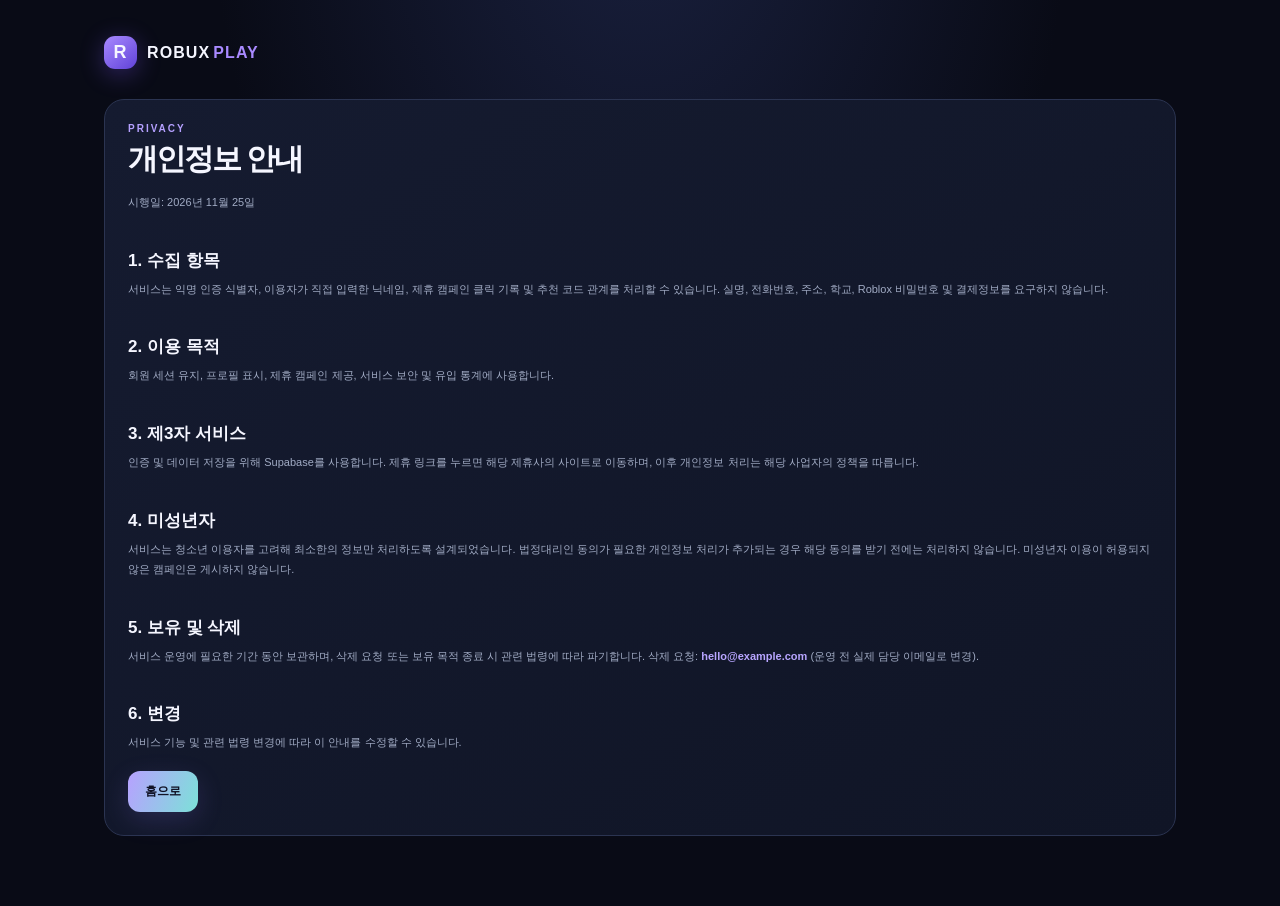
<file: privacy.html>
<!doctype html><html lang="ko"><head><meta charset="utf-8"><meta name="viewport" content="width=device-width,initial-scale=1"><meta name="theme-color" content="#090b16"><title>개인정보 안내 | ROBUX PLAY</title><link rel="stylesheet" href="styles.css"></head><body><main class="shell"><a class="brand" href="index.html"><span class="brand-mark">R</span><span>ROBUX<span class="brand-accent">PLAY</span></span></a><section class="panel" style="margin-top:30px"><div class="eyebrow">PRIVACY</div><h1 style="font-size:30px">개인정보 안내</h1><p>시행일: 2026년 11월 25일</p><br><h3>1. 수집 항목</h3><p>서비스는 익명 인증 식별자, 이용자가 직접 입력한 닉네임, 제휴 캠페인 클릭 기록 및 추천 코드 관계를 처리할 수 있습니다. 실명, 전화번호, 주소, 학교, Roblox 비밀번호 및 결제정보를 요구하지 않습니다.</p><br><h3>2. 이용 목적</h3><p>회원 세션 유지, 프로필 표시, 제휴 캠페인 제공, 서비스 보안 및 유입 통계에 사용합니다.</p><br><h3>3. 제3자 서비스</h3><p>인증 및 데이터 저장을 위해 Supabase를 사용합니다. 제휴 링크를 누르면 해당 제휴사의 사이트로 이동하며, 이후 개인정보 처리는 해당 사업자의 정책을 따릅니다.</p><br><h3>4. 미성년자</h3><p>서비스는 청소년 이용자를 고려해 최소한의 정보만 처리하도록 설계되었습니다. 법정대리인 동의가 필요한 개인정보 처리가 추가되는 경우 해당 동의를 받기 전에는 처리하지 않습니다. 미성년자 이용이 허용되지 않은 캠페인은 게시하지 않습니다.</p><br><h3>5. 보유 및 삭제</h3><p>서비스 운영에 필요한 기간 동안 보관하며, 삭제 요청 또는 보유 목적 종료 시 관련 법령에 따라 파기합니다. 삭제 요청: <a class="text-link" href="mailto:hello@example.com">hello@example.com</a> (운영 전 실제 담당 이메일로 변경).</p><br><h3>6. 변경</h3><p>서비스 기능 및 관련 법령 변경에 따라 이 안내를 수정할 수 있습니다.</p><a class="btn btn-primary" href="index.html">홈으로</a></section></main></body></html>
</file>
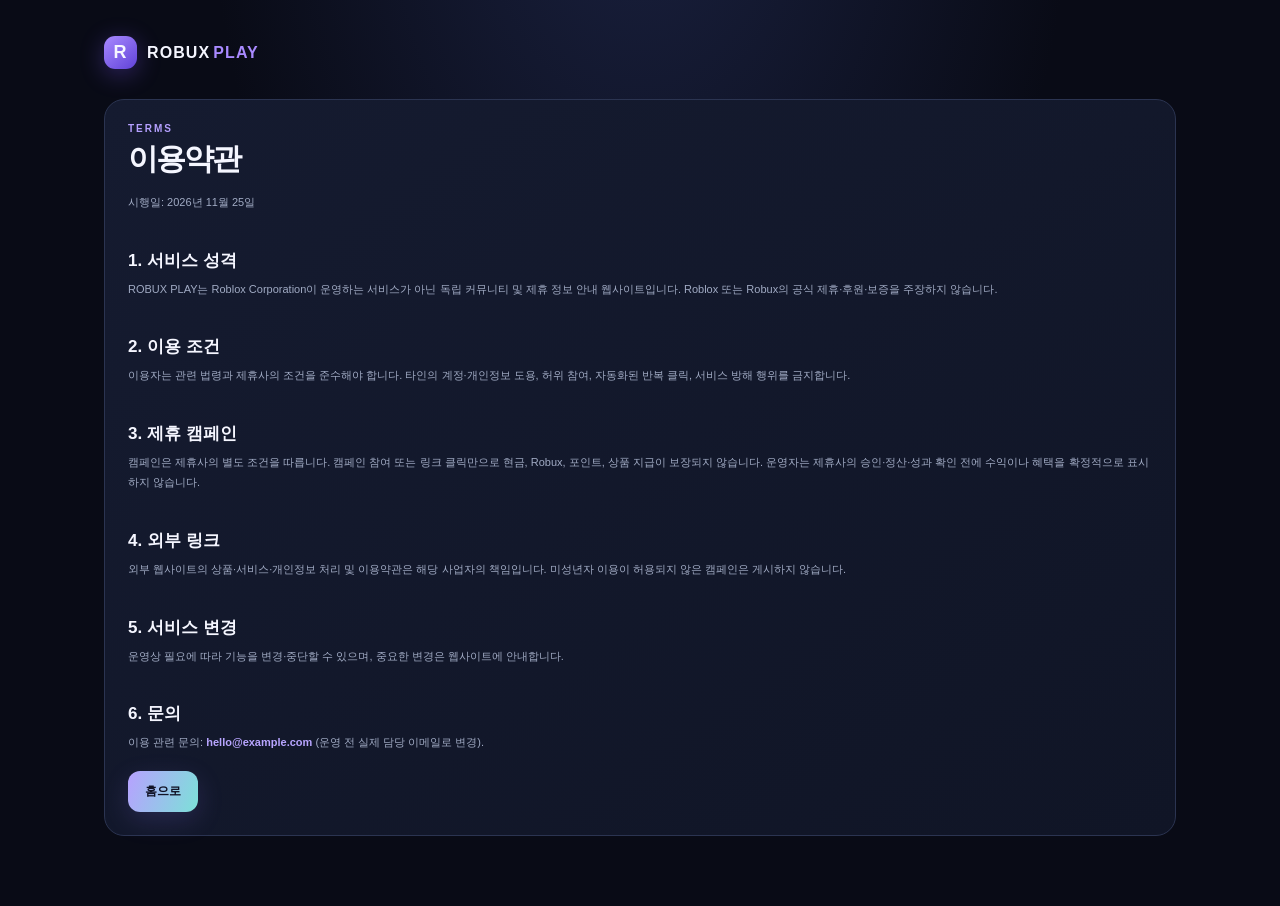
<file: terms.html>
<!doctype html><html lang="ko"><head><meta charset="utf-8"><meta name="viewport" content="width=device-width,initial-scale=1"><meta name="theme-color" content="#090b16"><title>이용약관 | ROBUX PLAY</title><link rel="stylesheet" href="styles.css"></head><body><main class="shell"><a class="brand" href="index.html"><span class="brand-mark">R</span><span>ROBUX<span class="brand-accent">PLAY</span></span></a><section class="panel" style="margin-top:30px"><div class="eyebrow">TERMS</div><h1 style="font-size:30px">이용약관</h1><p>시행일: 2026년 11월 25일</p><br><h3>1. 서비스 성격</h3><p>ROBUX PLAY는 Roblox Corporation이 운영하는 서비스가 아닌 독립 커뮤니티 및 제휴 정보 안내 웹사이트입니다. Roblox 또는 Robux의 공식 제휴·후원·보증을 주장하지 않습니다.</p><br><h3>2. 이용 조건</h3><p>이용자는 관련 법령과 제휴사의 조건을 준수해야 합니다. 타인의 계정·개인정보 도용, 허위 참여, 자동화된 반복 클릭, 서비스 방해 행위를 금지합니다.</p><br><h3>3. 제휴 캠페인</h3><p>캠페인은 제휴사의 별도 조건을 따릅니다. 캠페인 참여 또는 링크 클릭만으로 현금, Robux, 포인트, 상품 지급이 보장되지 않습니다. 운영자는 제휴사의 승인·정산·성과 확인 전에 수익이나 혜택을 확정적으로 표시하지 않습니다.</p><br><h3>4. 외부 링크</h3><p>외부 웹사이트의 상품·서비스·개인정보 처리 및 이용약관은 해당 사업자의 책임입니다. 미성년자 이용이 허용되지 않은 캠페인은 게시하지 않습니다.</p><br><h3>5. 서비스 변경</h3><p>운영상 필요에 따라 기능을 변경·중단할 수 있으며, 중요한 변경은 웹사이트에 안내합니다.</p><br><h3>6. 문의</h3><p>이용 관련 문의: <a class="text-link" href="mailto:hello@example.com">hello@example.com</a> (운영 전 실제 담당 이메일로 변경).</p><a class="btn btn-primary" href="index.html">홈으로</a></section></main></body></html>
</file>
<file: styles.css>
:root{--bg:#090b16;--panel:#121629;--panel2:#171d33;--line:#252d49;--text:#f5f6ff;--muted:#9aa4c0;--purple:#9a78ff;--cyan:#66e4e0;--green:#74e5b1}*{box-sizing:border-box}html{scroll-behavior:smooth;scroll-padding-top:90px}body{margin:0;background:radial-gradient(ellipse at 50% -20%,#1a2140 0,transparent 48%),var(--bg);color:var(--text);font-family:Inter,"Noto Sans KR",-apple-system,BlinkMacSystemFont,sans-serif;min-height:100vh;overflow-x:hidden}.ambient{position:fixed;width:340px;height:340px;filter:blur(110px);opacity:.12;pointer-events:none;z-index:-1}.ambient-a{background:#7654ff;top:220px;left:-200px}.ambient-b{background:#27c9c5;right:-220px;top:650px}a{color:inherit;text-decoration:none}button,input,textarea{font:inherit}.topbar{height:72px;max-width:1180px;margin:auto;padding:0 28px;display:flex;align-items:center;justify-content:space-between;border-bottom:1px solid #ffffff0c;position:sticky;top:0;background:#090b16df;backdrop-filter:blur(18px);z-index:20}.brand{display:flex;align-items:center;gap:10px;font-size:16px;font-weight:900;letter-spacing:1.1px}.brand-mark{width:33px;height:33px;border-radius:11px;display:grid;place-items:center;background:linear-gradient(140deg,#a98aff,#6042d8);box-shadow:0 5px 24px #805bff55;font-size:18px}.brand-accent{color:#a98aff;margin-left:3px}.top-actions{display:flex;align-items:center;gap:14px}.status-pill{font-size:10px;color:#d5c9ff;border:1px solid #4d4078;background:#211b37;padding:7px 10px;border-radius:30px}.status-pill i,.live-dot{display:inline-block;width:6px;height:6px;border-radius:50%;background:#ffc76b;margin-right:6px}.status-pill.connected{color:#8ef0c3;border-color:#285c4d;background:#102820}.status-pill.connected i,.live-dot{background:#68e5ae}.avatar-button{border:1px solid #303854;background:#171d31;color:#c8b8ff;width:34px;height:34px;border-radius:50%;cursor:pointer}.shell{max-width:1124px;padding:36px 26px 70px;margin:auto}.hero{min-height:405px;border:1px solid #34365d;border-radius:30px;overflow:hidden;background:linear-gradient(112deg,#191b35 0%,#222044 54%,#132b3b 100%);position:relative;display:flex;align-items:center;padding:52px 58px;box-shadow:0 25px 90px #0004}.hero:before{content:"";position:absolute;inset:0;background:linear-gradient(90deg,#17182feF 0%,#17182f9c 54%,transparent 100%);z-index:1}.hero-copy{position:relative;z-index:2;max-width:580px}.eyebrow{font-size:10px;letter-spacing:2px;font-weight:800;color:#b5a0ff;margin-bottom:13px}.live-dot{margin-right:8px}h1{font-size:clamp(34px,5vw,55px);line-height:1.16;letter-spacing:-2px;margin:0 0 16px;font-weight:900}h1 span{background:linear-gradient(90deg,#b8a2ff,#6ee2dc);-webkit-background-clip:text;background-clip:text;color:transparent}.hero-copy>p{color:#b7bfd8;font-size:14px;line-height:1.8;margin:0}.hero-actions{display:flex;gap:10px;margin-top:26px}.btn{border:0;border-radius:12px;padding:12px 17px;font-size:12px;font-weight:800;display:inline-flex;align-items:center;justify-content:center;gap:12px;cursor:pointer;transition:.2s}.btn:hover{transform:translateY(-2px)}.btn-primary{color:#111326;background:linear-gradient(110deg,#b7a1ff,#7ce1d8);box-shadow:0 8px 26px #8d79ff2b}.btn-ghost{color:#d8d9eb;background:#ffffff0c;border:1px solid #ffffff1c}.btn-outline{color:#d8ceff;background:transparent;border:1px solid #55477e}.hero-foot{display:flex;gap:18px;margin-top:28px;color:#9da5c2;font-size:10px}.hero-art{position:absolute;right:3%;top:0;width:47%;height:100%;z-index:0}.orb{position:absolute;border-radius:50%;filter:blur(2px)}.orb-one{width:250px;height:250px;background:radial-gradient(circle at 35% 30%,#bbaaff,#7653d5 65%,#392d75);right:18%;top:19%;opacity:.75;box-shadow:0 0 100px #916bff66}.orb-two{width:150px;height:150px;background:radial-gradient(circle at 30% 25%,#8cf2e9,#228b9b);right:4%;bottom:12%;opacity:.65}.cube{position:absolute;width:130px;height:130px;transform:rotate(32deg) skew(-5deg,-5deg);border-radius:26px}.cube-back{right:5%;top:20%;background:linear-gradient(140deg,#6ee5db,#387c9b);opacity:.65}.cube-front{right:35%;top:37%;width:155px;height:155px;background:linear-gradient(140deg,#b9a4ff,#704bce);box-shadow:20px 30px 60px #0007;display:grid;place-items:center;border:1px solid #ffffff65}.cube-front b{font-size:85px;color:#fff;text-shadow:0 8px 20px #4b318b;transform:skew(5deg,5deg) rotate(-32deg)}.float-tag{position:absolute;padding:9px 12px;border:1px solid #ffffff3a;background:#141a31a8;backdrop-filter:blur(12px);border-radius:10px;color:#d9dcf2;font-size:9px;letter-spacing:1.3px}.tag-top{right:14%;top:13%}.tag-bottom{right:4%;bottom:17%}.welcome-row{display:flex;justify-content:space-between;align-items:center;gap:18px;padding:34px 4px 18px}.welcome-actions{display:flex;gap:8px;align-items:center;flex-wrap:wrap}.welcome-row h2,.section-heading h2{font-size:22px;letter-spacing:-.7px;margin:0 0 6px}.welcome-row p,.section-heading p{font-size:12px;color:var(--muted);margin:0}.section-block{padding:40px 0 14px}.section-heading{display:flex;align-items:end;justify-content:space-between;margin-bottom:20px}.section-heading .eyebrow{margin-bottom:8px}.count-chip,.admin-chip{border:1px solid #343d5c;background:#151b2f;color:#aeb9d6;border-radius:30px;padding:7px 12px;font-size:10px}.offer-grid{display:grid;grid-template-columns:repeat(3,1fr);gap:14px}.offer-card{background:linear-gradient(155deg,#171d32,#111627);border:1px solid #2c3552;border-radius:18px;padding:19px;min-height:245px;display:flex;flex-direction:column;transition:.2s}.offer-card:hover{border-color:#7061a8;transform:translateY(-3px)}.offer-top{display:flex;justify-content:space-between;align-items:center}.offer-label{font-size:9px;letter-spacing:1.5px;color:#9e8bdf;font-weight:800}.offer-arrow{width:28px;height:28px;border:1px solid #38405e;border-radius:9px;display:grid;place-items:center;color:#c2b2ff}.partner-name{font-size:10px;color:#77d9d1;margin:17px 0 6px;font-weight:700}.offer-card h3{font-size:16px;line-height:1.45;margin:0 0 8px}.offer-card p{font-size:11px;color:#a4aec8;line-height:1.7;margin:0 0 14px}.offer-disclosure{font-size:9px;color:#8d98b4;border-top:1px solid #29324d;padding-top:10px;margin-top:auto;margin-bottom:13px}.offer-open{width:100%;padding:10px}.empty-state{grid-column:1/-1;border:1px dashed #39415f;border-radius:18px;padding:32px 18px;text-align:center;color:#9ba6c3;font-size:12px;line-height:2}.empty-state b{color:#e9eaff;font-size:14px}.empty-symbol{display:block;font-size:25px;color:#b39dff;margin-bottom:7px}.fine-print{font-size:10px;color:#77829f;line-height:1.7;margin-top:13px}.two-column{display:grid;grid-template-columns:1fr 1fr;gap:14px;margin:42px 0 18px}.panel{border:1px solid #2b3451;background:linear-gradient(145deg,#151b30,#101526);border-radius:20px;padding:23px}.panel-icon{width:38px;height:38px;border-radius:12px;background:#30284d;color:#c1adff;display:grid;place-items:center;font-size:18px;margin-bottom:18px}.sponsor-panel .panel-icon{background:#173b40;color:#8cebe0}.panel .eyebrow{margin-bottom:8px}.panel h3{font-size:17px;margin:0 0 8px}.panel p{font-size:11px;color:#a1abc4;line-height:1.8;margin:0 0 18px}.text-link{font-size:11px;font-weight:800;color:#b8a5ff}.sponsor-panel .text-link{color:#7ce3d9}.notice-panel{display:flex;gap:13px;border:1px solid #34334e;background:#17182a;border-radius:15px;padding:17px;margin:20px 0 45px}.notice-icon{color:#b9a5ff;font-size:19px}.notice-panel b{font-size:12px}.notice-panel p{font-size:10px;line-height:1.8;color:#a5adc5;margin:5px 0 0}.admin-section{padding:25px 0 40px}.admin-chip{color:#8ee7c4;border-color:#2e6452;background:#10251f}.admin-panel{display:grid;grid-template-columns:1fr 1fr;gap:25px}.admin-form{display:grid;gap:12px}.admin-form label,.dialog label{font-size:11px;color:#b9c2d9;display:grid;gap:7px}.admin-form input,.admin-form textarea,.dialog input{width:100%;background:#0c1120;border:1px solid #303a59;border-radius:10px;padding:11px;color:#f4f4ff;outline:none;font-size:12px}.admin-form input:focus,.admin-form textarea:focus,.dialog input:focus{border-color:#8d78e8}.check-row{display:flex!important;align-items:center;gap:9px!important;line-height:1.6}.check-row input{width:16px!important;height:16px;accent-color:#9d83ff}.admin-list-wrap h3{font-size:13px;margin:0 0 12px}.admin-list{font-size:11px;color:#99a4bf}.admin-item{display:flex;align-items:center;gap:7px;border-top:1px solid #2b3451;padding:12px 0}.admin-item>div{flex:1;min-width:0}.admin-item b,.admin-item small{display:block;overflow-wrap:anywhere}.admin-item small{color:#8e99b4;font-size:9px;margin-top:4px}.mini-button{border:1px solid #4a426f;background:#211d36;color:#c8b9ff;border-radius:8px;padding:7px;font-size:9px;white-space:nowrap}.mini-button.danger{border-color:#623b4a;background:#2c1823;color:#ff9fb3}footer{border-top:1px solid #ffffff12;padding:22px 0;display:flex;align-items:center;gap:20px;flex-wrap:wrap}.footer-brand{font-size:12px}.footer-brand .brand-mark{width:25px;height:25px;font-size:14px;border-radius:8px}.footer-links{display:flex;gap:16px;margin-left:auto}.footer-links a,footer small{font-size:10px;color:#7f8aa7}.mobile-nav{display:none}.dialog{width:min(420px,calc(100% - 30px));border:1px solid #424166;background:#13172a;color:#f5f6ff;border-radius:20px;padding:27px;box-shadow:0 30px 100px #000b}.dialog::backdrop{background:#03040bc9;backdrop-filter:blur(5px)}.dialog form{display:grid;gap:15px}.dialog h2{font-size:22px;margin:0}.dialog p{font-size:11px;color:#9da8c3;line-height:1.6;margin:-7px 0 0}.dialog-close{justify-self:end;border:0;background:transparent;color:#aab3cc;font-size:25px;cursor:pointer}.consent-row{margin:0 0 3px}.full{width:100%}.toast{position:fixed;z-index:50;left:50%;bottom:25px;transform:translate(-50%,15px);opacity:0;pointer-events:none;background:#e8eaff;color:#17182a;padding:12px 18px;border-radius:30px;font-size:11px;font-weight:800;box-shadow:0 8px 30px #0006;transition:.2s;max-width:90%;text-align:center}.toast.show{opacity:1;transform:translate(-50%,0)}.hidden{display:none!important}
@media(max-width:760px){.topbar{height:62px;padding:0 17px}.shell{padding:20px 15px 90px}.hero{min-height:480px;padding:34px 24px;align-items:flex-start}.hero:before{background:linear-gradient(180deg,#17182ff5 0%,#17182fce 48%,transparent 100%)}.hero-copy{max-width:100%}h1{font-size:38px}.hero-art{width:100%;height:52%;top:auto;bottom:0;right:0;opacity:.88}.orb-one{width:180px;height:180px;right:30%;top:15%}.orb-two{width:110px;height:110px;right:6%;bottom:10%}.cube-front{width:110px;height:110px;right:37%;top:22%}.cube-front b{font-size:60px}.cube-back{width:90px;height:90px;right:12%;top:10%}.tag-top{right:10%;top:4%}.tag-bottom{right:4%;bottom:12%}.hero-foot{gap:9px;flex-wrap:wrap;font-size:9px;margin-top:19px}.welcome-row{align-items:flex-start;padding:29px 2px 10px}.welcome-row h2{font-size:17px}.welcome-row p{font-size:10px}.welcome-row .btn{padding:10px;font-size:10px;white-space:nowrap}.section-block{padding-top:30px}.section-heading h2{font-size:20px}.offer-grid{grid-template-columns:1fr}.offer-card{min-height:0}.two-column{grid-template-columns:1fr;margin-top:30px}.admin-panel{grid-template-columns:1fr}.notice-panel{margin-bottom:30px}footer{gap:13px}.footer-links{margin-left:0;width:100%;order:3}footer small{width:100%}.mobile-nav{position:fixed;bottom:0;left:0;right:0;z-index:30;display:flex;justify-content:space-around;padding:9px 10px calc(9px + env(safe-area-inset-bottom));background:#0c1020ed;backdrop-filter:blur(18px);border-top:1px solid #ffffff14}.mobile-nav a{display:grid;justify-items:center;gap:3px;color:#7e89a7;font-size:9px;min-width:60px}.mobile-nav a span{font-size:19px}.mobile-nav a.active{color:#bca9ff}}
</file>
